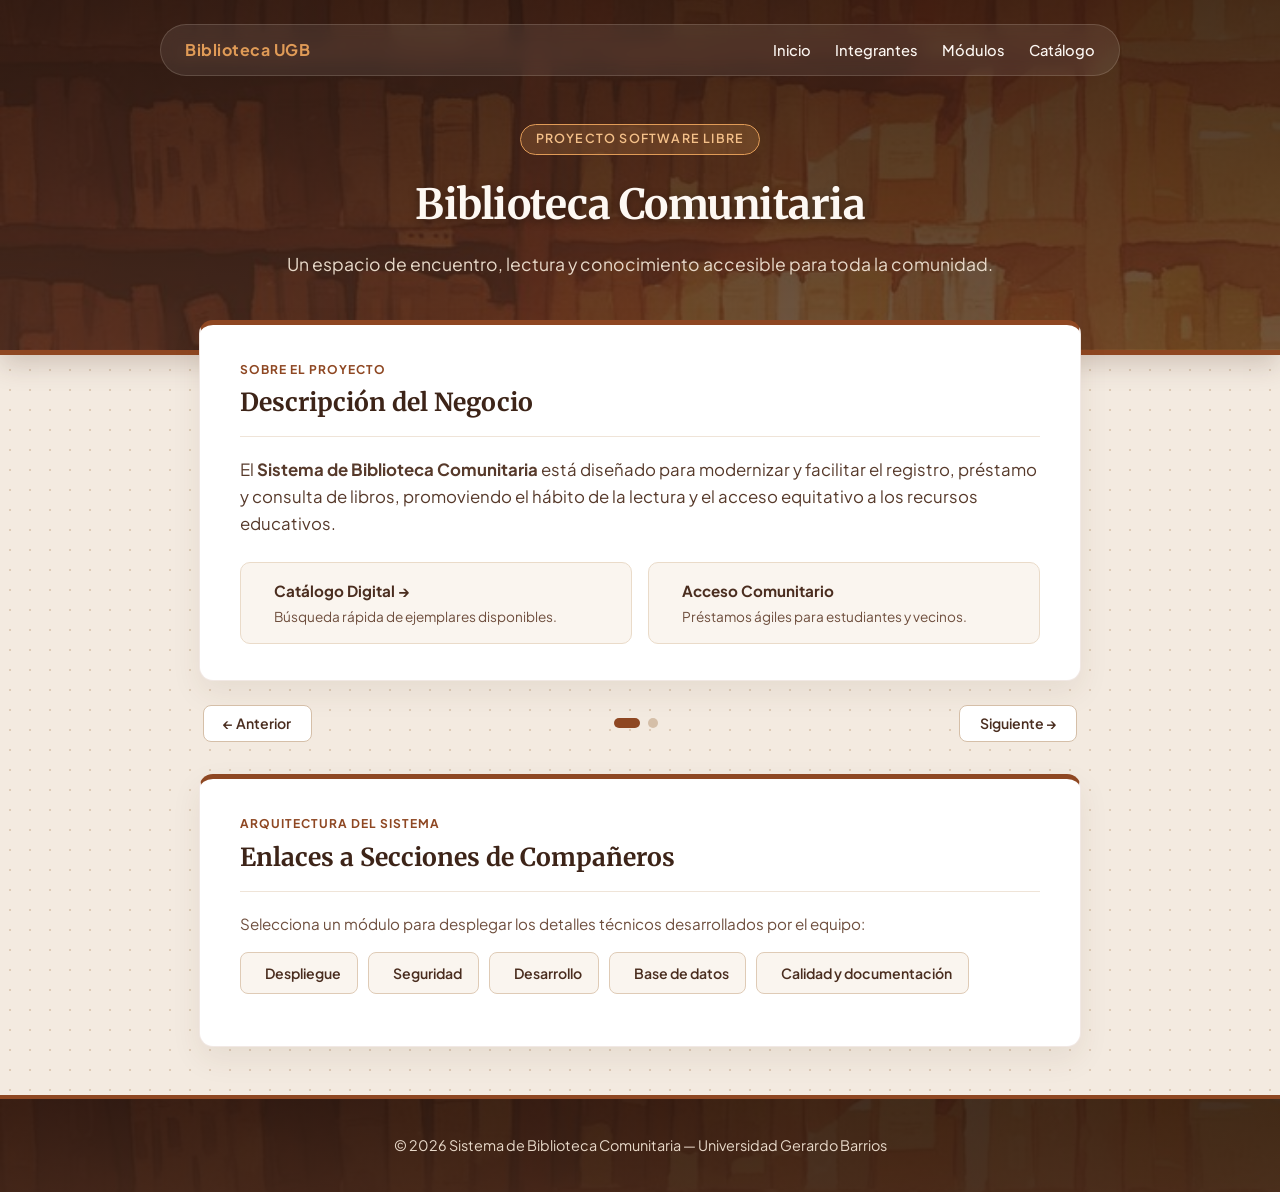
<file: index.html>
<!DOCTYPE html>
<html lang="es">
<head>
    <meta charset="UTF-8">
    <meta name="viewport" content="width=device-width, initial-scale=1.0">
    <title>Sistema de Biblioteca Comunitaria</title>
    <!-- Tipografías de Google Fonts -->
    <link rel="preconnect" href="https://fonts.googleapis.com">
    <link rel="preconnect" href="https://fonts.gstatic.com" crossorigin>
    <link href="https://fonts.googleapis.com/css2?family=Merriweather:ital,wght@0,700;1,400&family=Plus+Jakarta+Sans:wght@400;500;600;700&display=swap" rel="stylesheet">
    <link rel="stylesheet" href="style.css">
</head>
<body>
    <header>
        <nav class="navbar">
            <div class="nav-brand"> Biblioteca UGB</div>
            <ul>
                <li><a href="#inicio" onclick="goToSlide(0, event)">Inicio</a></li>
                <li><a href="#equipo" onclick="goToSlide(1, event)">Integrantes</a></li>
                <li><a href="#enlaces">Módulos</a></li>
                <li><a href="catálogo.html">Catálogo</a></li>
            </ul>
        </nav>

        <div class="hero-content">
            <span class="badge-hero">Proyecto Software Libre</span>
            <h1>Biblioteca Comunitaria</h1>
            <p class="tagline">Un espacio de encuentro, lectura y conocimiento accesible para toda la comunidad.</p>
        </div>
    </header>

    <main>
        <!-- Contenedor del Carrusel -->
        <section class="carousel-container" id="carrusel">
            <div class="carousel-track">
                <!-- Tarjeta 0: Descripción -->
                <div class="card carousel-card active">
                    <div class="card-header">
                        <span class="section-tag">Sobre el proyecto</span>
                        <h2>Descripción del Negocio</h2>
                    </div>
                    <p class="lead-text">El <strong>Sistema de Biblioteca Comunitaria</strong> está diseñado para modernizar y facilitar el registro, préstamo y consulta de libros, promoviendo el hábito de la lectura y el acceso equitativo a los recursos educativos.</p>
                    
                    <div class="highlights-grid">
                        <!-- Botón con JS para ir a la página aparte del catálogo -->
                        <div class="highlight-item" style="cursor: pointer;" onclick="irAlCatalogo()">
                            <span class="hi-icon"></span>
                            <div>
                                <h4>Catálogo Digital →</h4>
                                <p>Búsqueda rápida de ejemplares disponibles.</p>
                            </div>
                        </div>
                        <div class="highlight-item">
                            <span class="hi-icon"></span>
                            <div>
                                <h4>Acceso Comunitario</h4>
                                <p>Préstamos ágiles para estudiantes y vecinos.</p>
                            </div>
                        </div>
                    </div>
                </div>

                <!-- Tarjeta 1: Integrantes en cuadrícula moderna -->
                <div class="card carousel-card">
                    <div class="card-header">
                        <span class="section-tag">Equipo de trabajo</span>
                        <h2>Integrantes del Grupo</h2>
                    </div>
                    <div class="team-grid">
                        <div class="member-card">
                            <div class="avatar">CA</div>
                            <div class="member-info">
                                <strong>Cesia Madai Ávalos Díaz</strong>
                                <span>Código: SMSS063623</span>
                            </div>
                        </div>
                        <div class="member-card">
                            <div class="avatar">EO</div>
                            <div class="member-info">
                                <strong>Elias Ernesto Orellana Vásquez</strong>
                                <span>Código: [Código]</span>
                            </div>
                        </div>
                        <div class="member-card">
                            <div class="avatar">XP</div>
                            <div class="member-info">
                                <strong>Xavier Alexander Pérez Bonilla</strong>
                                <span>Código: [Código]</span>
                            </div>
                        </div>
                        <div class="member-card">
                            <div class="avatar">AD</div>
                            <div class="member-info">
                                <strong>Ariel Adolfo Díaz Sosa</strong>
                                <span>Código: [Código]</span>
                            </div>
                        </div>
                        <div class="member-card">
                            <div class="avatar">JG</div>
                            <div class="member-info">
                                <strong>Jessica Alexandra Gaitán Aguila</strong>
                                <span>Código: [Código]</span>
                            </div>
                        </div>
                    </div>
                </div>
            </div>

            <!-- Controles inferiores del carrusel -->
            <div class="carousel-controls">
                <button id="prevBtn" class="carousel-btn" onclick="moveSlide(-1)">← Anterior</button>
                <div class="carousel-dots">
                    <span class="dot active" onclick="goToSlide(0, event)"></span>
                    <span class="dot" onclick="goToSlide(1, event)"></span>
                </div>
                <button id="nextBtn" class="carousel-btn" onclick="moveSlide(1)">Siguiente →</button>
            </div>
        </section>

        <!-- Fuera del carrusel: Secciones de Compañeros -->
        <section id="enlaces" class="card static-card">
            <div class="card-header">
                <span class="section-tag">Arquitectura del sistema</span>
                <h2>Enlaces a Secciones de Compañeros</h2>
            </div>
            <p class="subtitle">Selecciona un módulo para desplegar los detalles técnicos desarrollados por el equipo:</p>
            
            <div class="compañero-links">
                <button class="btn tab-btn" onclick="mostrarSeccion('despliegue', this)">
                    <span class="btn-icon"></span> Despliegue
                </button>
                <button class="btn tab-btn" onclick="mostrarSeccion('seguridad', this)">
                    <span class="btn-icon"></span> Seguridad
                </button>
                <button class="btn tab-btn" onclick="mostrarSeccion('desarrollo', this)">
                    <span class="btn-icon"></span> Desarrollo
                </button>
                <button class="btn tab-btn" onclick="mostrarSeccion('bd', this)">
                    <span class="btn-icon"></span> Base de datos
                </button>
                <button class="btn tab-btn" onclick="mostrarSeccion('calidad', this)">
                    <span class="btn-icon"></span> Calidad y documentación
                </button>
            </div>

            <!-- Contenedores dinámicos -->
            <div id="despliegue" class="modulo-detalle">
                <div class="detalle-top">
                    <h3> Módulo de Despliegue</h3>
                    <span class="resp-badge">Responsable: Elias Ernesto Orellana Vásquez</span>
                </div>
                <p>Configuración del servidor web, alojamiento, dominio y estructura de red utilizada para poner en marcha el sistema de biblioteca.</p>
            </div>

            <div id="seguridad" class="modulo-detalle">
                <div class="detalle-top">
                    <h3> Módulo de Seguridad</h3>
                    <span class="resp-badge">Responsable: Xavier Alexander Pérez Bonilla</span>
                </div>
                <p>Medidas de protección, control de acceso de usuarios, permisos, copias de seguridad y cifrado de datos.</p>
            </div>

            <div id="desarrollo" class="modulo-detalle">
                <div class="detalle-top">
                    <h3> Módulo de Desarrollo</h3>
                    <span class="resp-badge">Responsable: Cesia Madai Ávalos Díaz</span>
                </div>
                <p>Arquitectura del código fuente, lenguajes empleados (HTML, CSS, JS, PHP/Laravel) y funcionalidades principales de préstamos y catálogo.</p>
            </div>

            <div id="bd" class="modulo-detalle">
                <div class="detalle-top">
                    <h3> Módulo de Base de Datos</h3>
                    <span class="resp-badge">Responsable: Jessica Alexandra Gaitán Aguila</span>
                </div>
                <p>Modelo entidad-relación, tablas de libros, socios, préstamos, consultas SQL y gestión de integridad de la información.</p>
            </div>

            <div id="calidad" class="modulo-detalle">
                <div class="detalle-top">
                    <h3> Módulo de Calidad y Documentación</h3>
                    <span class="resp-badge">Responsable: Ariel Adolfo Díaz Sosa</span>
                </div>
                <p>Manuales de usuario, pruebas de funcionamiento, estándares aplicados y documentación técnica general del proyecto.</p>
            </div>
        </section>
    </main>

    <footer>
        <p>&copy; 2026 Sistema de Biblioteca Comunitaria — Universidad Gerardo Barrios</p>
    </footer>

    <!-- Script de control -->
    <script>
        // --- 1. Redirección al Catálogo con JS ---
        function irAlCatalogo() {
            window.location.href = 'catálogo.html';
        }

        // --- 2. Lógica del Carrusel ---
        let currentSlide = 0;
        const slides = document.querySelectorAll('.carousel-card');
        const dots = document.querySelectorAll('.dot');

        function updateCarousel(newIndex) {
            slides[currentSlide].classList.remove('active');
            dots[currentSlide].classList.remove('active');
            
            currentSlide = newIndex;
            
            slides[currentSlide].classList.add('active');
            dots[currentSlide].classList.add('active');
        }

        function moveSlide(direction) {
            const nextIndex = (currentSlide + direction + slides.length) % slides.length;
            updateCarousel(nextIndex);
        }

        function goToSlide(index, event) {
            if (event) event.preventDefault();
            updateCarousel(index);
            const carruselEl = document.getElementById('carrusel');
            if (carruselEl) {
                carruselEl.scrollIntoView({ behavior: 'smooth', block: 'nearest' });
            }
        }

        // --- 3. Lógica de Secciones de Compañeros ---
        function mostrarSeccion(idSeccion, botonClicado) {
            const secciones = document.querySelectorAll('.modulo-detalle');
            const botones = document.querySelectorAll('.tab-btn');
            const seccionActual = document.getElementById(idSeccion);

            if (!seccionActual) return;

            const yaEstabaAbierta = seccionActual.classList.contains('visible');

            secciones.forEach(sec => sec.classList.remove('visible'));
            botones.forEach(btn => btn.classList.remove('btn-activo'));

            if (!yaEstabaAbierta) {
                seccionActual.classList.add('visible');
                botonClicado.classList.add('btn-activo');
            }
        }
    </script>
</body>
</html>
</file>
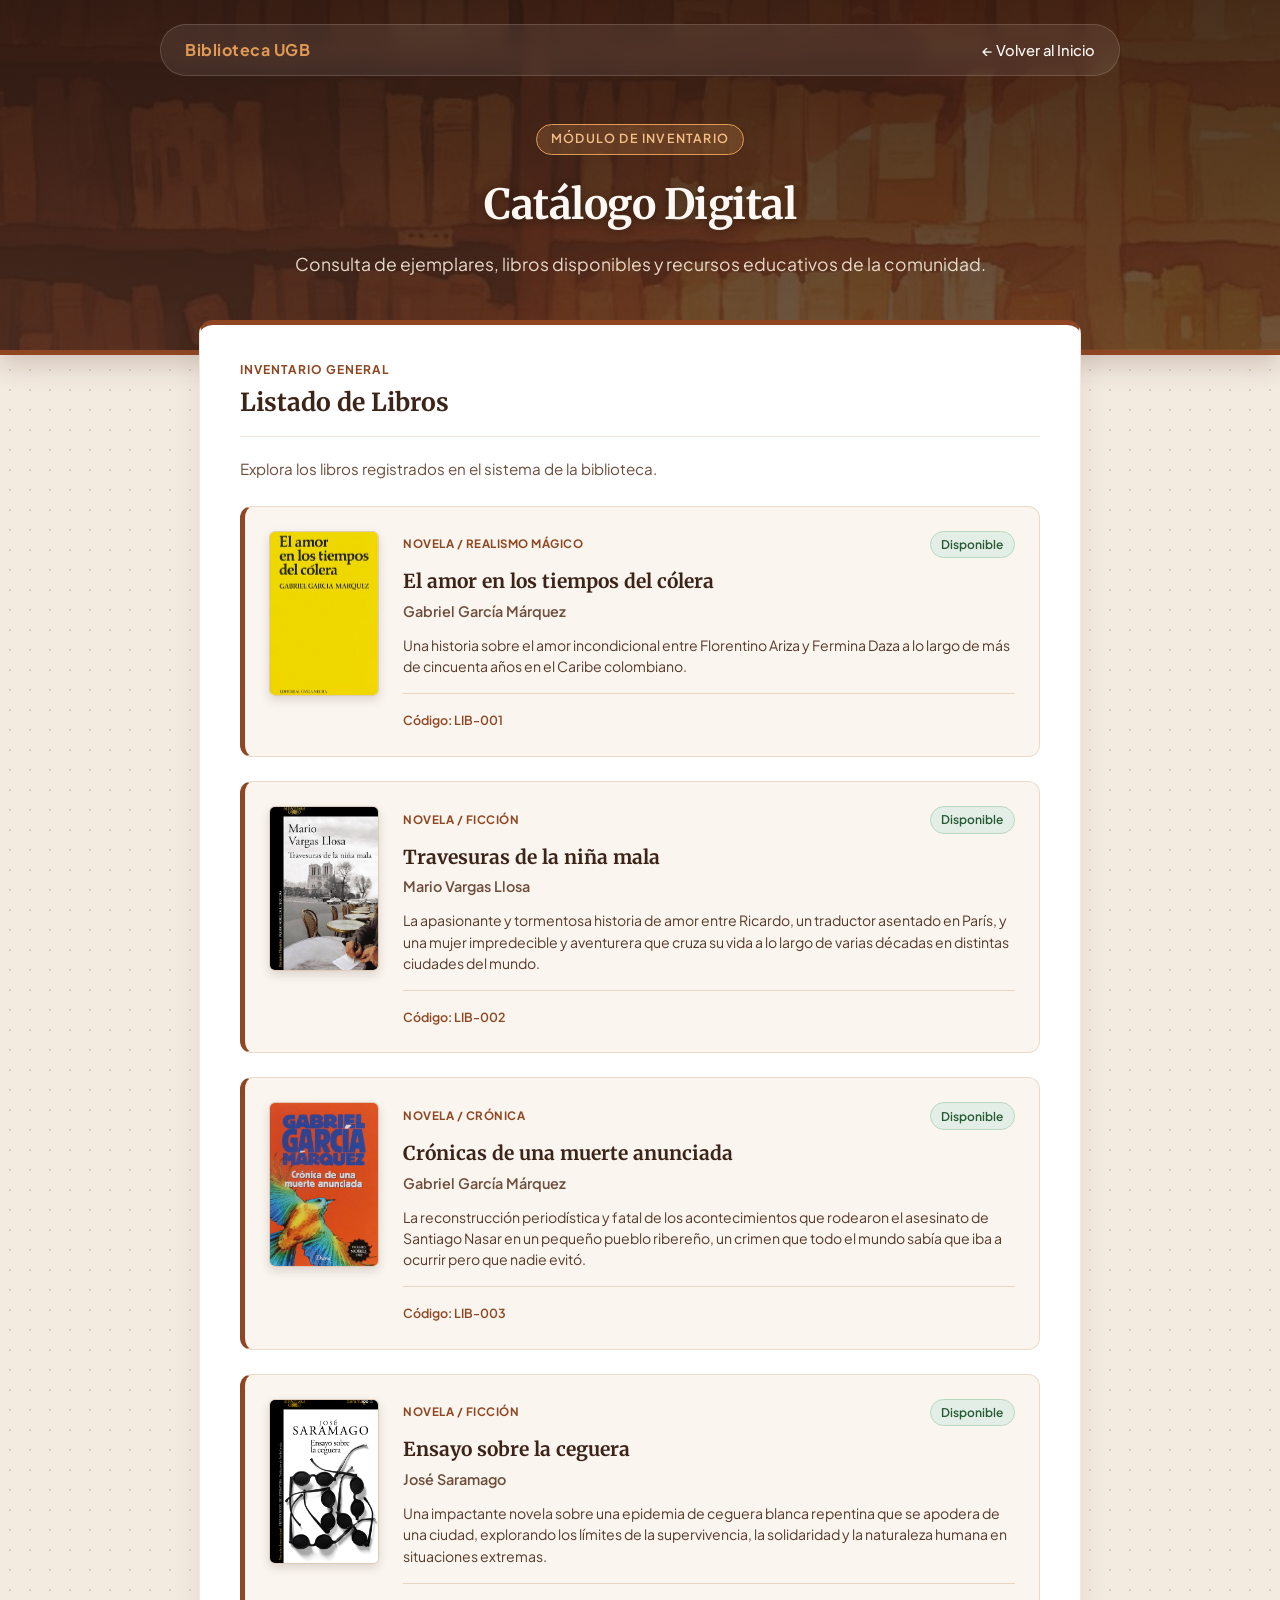
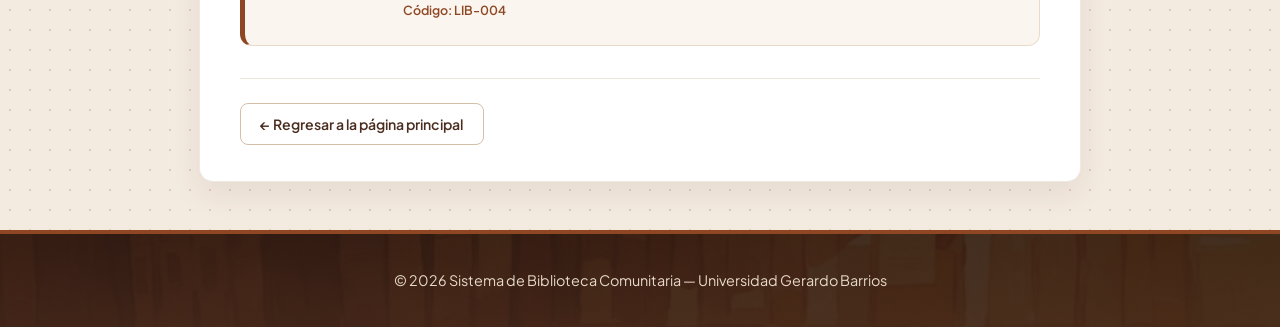
<file: catálogo.html>
<!DOCTYPE html>
<html lang="es">
<head>
    <meta charset="UTF-8">
    <meta name="viewport" content="width=device-width, initial-scale=1.0">
    <title>Catálogo Digital - Biblioteca Comunitaria</title>
    <!-- Tipografías de Google Fonts -->
    <link rel="preconnect" href="https://fonts.googleapis.com">
    <link rel="preconnect" href="https://fonts.gstatic.com" crossorigin>
    <link href="https://fonts.googleapis.com/css2?family=Merriweather:ital,wght@0,700;1,400&family=Plus+Jakarta+Sans:wght@400;500;600;700&display=swap" rel="stylesheet">
    <link rel="stylesheet" href="style.css">
</head>
<body>
    <header>
        <nav class="navbar">
            <div class="nav-brand">Biblioteca UGB</div>
            <ul>
                <li><a href="index.html">← Volver al Inicio</a></li>
            </ul>
        </nav>

        <div class="hero-content">
            <span class="badge-hero">Módulo de Inventario</span>
            <h1>Catálogo Digital</h1>
            <p class="tagline">Consulta de ejemplares, libros disponibles y recursos educativos de la comunidad.</p>
        </div>
    </header>

    <main>
        <section class="card static-card">
            <div class="card-header">
                <span class="section-tag">Inventario General</span>
                <h2>Listado de Libros</h2>
            </div>
            <p class="subtitle">Explora los libros registrados en el sistema de la biblioteca.</p>
            
            <!-- Cuadrícula de Libros -->
            <div class="books-grid">
                
                <!-- Libro 1 -->
                <article class="book-card">
                    <!-- Imagen pequeña a la izquierda -->
                    <img src="imagenes/eletdl.png" alt="Portada El amor en los tiempos del cólera" class="book-cover">
                    
                    <!-- Información del libro a la derecha -->
                    <div class="book-details">
                        <div class="book-top">
                            <span class="book-category">Novela / Realismo Mágico</span>
                            <span class="book-status disponible">Disponible</span>
                        </div>
                        <h3>El amor en los tiempos del cólera</h3>
                        <p class="book-author">Gabriel García Márquez</p>
                        <p class="book-desc">Una historia sobre el amor incondicional entre Florentino Ariza y Fermina Daza a lo largo de más de cincuenta años en el Caribe colombiano.</p>
                        <div class="book-footer">
                            <span class="book-code">Código: LIB-001</span>
                        </div>
                    </div>
                </article>

                <article class="book-card">
                    <img src="imagenes/travesurasdelaniñamala.jpg" alt="Portada Travesuras de la niña mala" class="book-cover">
                    <div class="book-details">
                        <div class="book-top">
                            <span class="book-category">Novela / Ficción</span>
                            <span class="book-status disponible">Disponible</span>
                        </div>
                        <h3>Travesuras de la niña mala</h3>
                        <p class="book-author">Mario Vargas Llosa</p>
                        <p class="book-desc">La apasionante y tormentosa historia de amor entre Ricardo, un traductor asentado en París, y una mujer impredecible y aventurera que cruza su vida a lo largo de varias décadas en distintas ciudades del mundo.</p>
                        <div class="book-footer">
                            <span class="book-code">Código: LIB-002</span>
                        </div>
                    </div>
                </article>
            

                <article class="book-card">
                    <img src="imagenes/cronicas_muerte.jpg" alt="Portada Crónicas de una muerte anunciada" class="book-cover">
                    <div class="book-details">
                        <div class="book-top">
                            <span class="book-category">Novela / Crónica</span>
                            <span class="book-status disponible">Disponible</span>
                        </div>
                        <h3>Crónicas de una muerte anunciada</h3>
                        <p class="book-author">Gabriel García Márquez</p>
                        <p class="book-desc">La reconstrucción periodística y fatal de los acontecimientos que rodearon el asesinato de Santiago Nasar en un pequeño pueblo ribereño, un crimen que todo el mundo sabía que iba a ocurrir pero que nadie evitó.</p>
                        <div class="book-footer">
                            <span class="book-code">Código: LIB-003</span>
                        </div>
                    </div>
                </article>

                <!-- Libro 4: Ensayo sobre la ceguera -->
                <article class="book-card">
                    <img src="imagenes/ensayo_ceguera.jpg" alt="Portada Ensayo sobre la ceguera" class="book-cover">
                    <div class="book-details">
                        <div class="book-top">
                            <span class="book-category">Novela / Ficción</span>
                            <span class="book-status disponible">Disponible</span>
                        </div>
                        <h3>Ensayo sobre la ceguera</h3>
                        <p class="book-author">José Saramago</p>
                        <p class="book-desc">Una impactante novela sobre una epidemia de ceguera blanca repentina que se apodera de una ciudad, explorando los límites de la supervivencia, la solidaridad y la naturaleza humana en situaciones extremas.</p>
                        <div class="book-footer">
                            <span class="book-code">Código: LIB-004</span>
                        </div>
                    </div>
                </article>

            </div>

            <div style="margin-top: 2rem; border-top: 1px solid #EFE4D8; padding-top: 1.5rem;">
                <a href="index.html" class="carousel-btn" style="text-decoration: none; display: inline-block;">← Regresar a la página principal</a>
            </div>
        </section>
    </main>

    <footer>
        <p>&copy; 2026 Sistema de Biblioteca Comunitaria — Universidad Gerardo Barrios</p>
    </footer>
</body>
</html>
</file>
<file: style.css>
* {
    box-sizing: border-box;
    margin: 0;
    padding: 0;
}

body {
    font-family: 'Plus Jakarta Sans', sans-serif;
    background-color: #F3EAE0;
    background-image: radial-gradient(#DFCBB6 0.75px, transparent 0.75px);
    background-size: 20px 20px;
    color: #3D2418;
    line-height: 1.6;
}

h1, h2, h3 {
    font-family: 'Merriweather', serif;
}

/* --- ENCABEZADO HERO CON IMAGEN DE FONDO --- */
header {
    background: linear-gradient(180deg, rgba(46, 26, 17, 0.88) 0%, rgba(74, 45, 31, 0.78) 100%), url('biblioteca.jpg');
    background-size: cover;
    background-position: center;
    color: #FDF8F3;
    padding: 1.5rem 2rem 4.5rem;
    border-bottom: 5px solid #8E4722;
    box-shadow: 0 10px 25px rgba(74, 45, 31, 0.2);
}

.navbar {
    max-width: 960px;
    margin: 0 auto 3rem;
    padding: 0.75rem 1.5rem;
    background: rgba(255, 255, 255, 0.08);
    backdrop-filter: blur(8px);
    border: 1px solid rgba(232, 217, 201, 0.18);
    border-radius: 50px;
    display: flex;
    justify-content: space-between;
    align-items: center;
}

.nav-brand {
    font-weight: 700;
    font-size: 1rem;
    color: #E09B57;
    letter-spacing: 0.5px;
}

.navbar ul {
    list-style: none;
    display: flex;
    gap: 24px;
}

.navbar a {
    color: #FDF8F3;
    text-decoration: none;
    font-size: 0.92rem;
    font-weight: 500;
    transition: color 0.25s;
}

.navbar a:hover {
    color: #E09B57;
}

.hero-content {
    max-width: 720px;
    margin: 0 auto;
    text-align: center;
}

.badge-hero {
    display: inline-block;
    background: rgba(224, 155, 87, 0.2);
    border: 1px solid #E09B57;
    color: #F4C089;
    font-size: 0.78rem;
    font-weight: 600;
    text-transform: uppercase;
    letter-spacing: 1.2px;
    padding: 0.3rem 0.9rem;
    border-radius: 20px;
    margin-bottom: 1rem;
}

header h1 {
    font-size: 2.6rem;
    margin-bottom: 0.75rem;
    letter-spacing: -0.5px;
    text-shadow: 0 2px 10px rgba(0, 0, 0, 0.35);
}

header .tagline {
    color: #E8D9C9;
    font-size: 1.1rem;
    font-weight: 400;
}

/* --- CONTENEDOR PRINCIPAL --- */
main {
    max-width: 920px;
    margin: -2.2rem auto 3rem;
    padding: 0 1.2rem;
    display: flex;
    flex-direction: column;
    gap: 2rem;
}

.card {
    background: #FFFFFF;
    color: #3D2418;
    padding: 2.2rem 2.5rem;
    border-radius: 14px;
    box-shadow: 0 12px 30px rgba(74, 45, 31, 0.08);
    border: 1px solid rgba(142, 71, 34, 0.12);
    border-top: 5px solid #8E4722;
}

.static-card {
    background: #FFFFFF;
}

.card-header {
    margin-bottom: 1.25rem;
    border-bottom: 1px solid #EFE4D8;
    padding-bottom: 0.85rem;
}

.section-tag {
    display: block;
    font-size: 0.75rem;
    font-weight: 700;
    text-transform: uppercase;
    letter-spacing: 1px;
    color: #8E4722;
    margin-bottom: 0.25rem;
}

.card h2 {
    font-size: 1.55rem;
    color: #3D2418;
}

/* --- TARJETA DESCRIPCIÓN --- */
.lead-text {
    font-size: 1.05rem;
    color: #573A2B;
    margin-bottom: 1.5rem;
}

.highlights-grid {
    display: grid;
    grid-template-columns: repeat(auto-fit, minmax(240px, 1fr));
    gap: 1rem;
}

.highlight-item {
    display: flex;
    align-items: flex-start;
    gap: 0.85rem;
    background: #FAF5EF;
    padding: 1rem 1.2rem;
    border-radius: 10px;
    border: 1px solid #EADBC9;
}

.hi-icon {
    font-size: 1.5rem;
}

.highlight-item h4 {
    font-size: 0.95rem;
    color: #4A2D1F;
    margin-bottom: 0.15rem;
}

.highlight-item p {
    font-size: 0.85rem;
    color: #6E4E3D;
}

/* --- TARJETA INTEGRANTES (CUADRÍCULA CON AVATARES) --- */
.team-grid {
    display: grid;
    grid-template-columns: repeat(auto-fit, minmax(260px, 1fr));
    gap: 1rem;
    margin-top: 1rem;
}

.member-card {
    display: flex;
    align-items: center;
    gap: 0.9rem;
    padding: 0.9rem 1rem;
    background: #FAF5EF;
    border: 1px solid #EADBC9;
    border-radius: 10px;
    transition: transform 0.2s, box-shadow 0.2s;
}

.member-card:hover {
    transform: translateY(-2px);
    box-shadow: 0 4px 12px rgba(74, 45, 31, 0.08);
}

.avatar {
    width: 42px;
    height: 42px;
    border-radius: 50%;
    background: linear-gradient(135deg, #8E4722, #4A2D1F);
    color: #FDF8F3;
    font-weight: 700;
    font-size: 0.85rem;
    display: flex;
    align-items: center;
    justify-content: center;
    flex-shrink: 0;
}

.member-info {
    display: flex;
    flex-direction: column;
}

.member-info strong {
    font-size: 0.93rem;
    color: #3D2418;
}

.member-info span {
    font-size: 0.8rem;
    color: #8E4722;
}

/* --- CONTROLES DEL CARRUSEL --- */
.carousel-container {
    display: flex;
    flex-direction: column;
    gap: 1rem;
}

.carousel-card {
    display: none;
}

.carousel-card.active {
    display: block;
    animation: slideFade 0.35s ease-out;
}

@keyframes slideFade {
    from { opacity: 0; transform: translateY(8px); }
    to { opacity: 1; transform: translateY(0); }
}

.carousel-controls {
    display: flex;
    justify-content: space-between;
    align-items: center;
    margin-top: 0.5rem;
    padding: 0 0.25rem;
}

.carousel-btn {
    background-color: #FFFFFF;
    color: #4A2D1F;
    border: 1.5px solid #D5BFA8;
    padding: 0.55rem 1.2rem;
    border-radius: 8px;
    font-family: inherit;
    font-weight: 600;
    font-size: 0.88rem;
    cursor: pointer;
    transition: all 0.2s;
}

.carousel-btn:hover {
    background-color: #8E4722;
    border-color: #8E4722;
    color: #FFFFFF;
}

.carousel-dots {
    display: flex;
    gap: 8px;
}

.dot {
    width: 10px;
    height: 10px;
    border-radius: 50%;
    background-color: #D5BFA8;
    cursor: pointer;
    transition: all 0.25s;
}

.dot.active {
    width: 26px;
    border-radius: 10px;
    background-color: #8E4722;
}

/* --- BOTONES DE MÓDULOS ORDENADOS --- */
.subtitle {
    color: #6E4E3D;
    font-size: 0.95rem;
    margin-bottom: 0.5rem;
}

.compañero-links {
    display: flex;
    flex-wrap: wrap;
    gap: 10px;
    margin-top: 1rem;
    margin-bottom: 1rem;
}

.tab-btn {
    display: inline-flex;
    align-items: center;
    justify-content: center;
    gap: 8px;
    background-color: #FAF5EF;
    color: #4A2D1F;
    border: 1.5px solid #DFCBB6;
    padding: 0.7rem 1rem;
    border-radius: 8px;
    font-family: inherit;
    font-size: 0.88rem;
    font-weight: 600;
    cursor: pointer;
    transition: all 0.25s ease;
}

.tab-btn:hover {
    border-color: #8E4722;
    background-color: #F3E6D8;
    transform: translateY(-2px);
}

.tab-btn.btn-activo {
    background-color: #8E4722;
    border-color: #8E4722;
    color: #FFFFFF;
    box-shadow: 0 4px 12px rgba(142, 71, 34, 0.28);
    transform: translateY(-2px);
}

/* --- PANEL DESPLEGABLE (OCULTO POR DEFECTO) --- */
.modulo-detalle {
    display: none;
    margin-top: 1.2rem;
    padding: 1.5rem 1.75rem;
    background: rgba(255, 255, 255, 0.95);
    border: 1px solid #E6D5C1;
    border-left: 5px solid #E09B57;
    border-radius: 10px;
    animation: slideFade 0.3s ease-out;
}

.modulo-detalle.visible {
    display: block;
}

.detalle-top {
    display: flex;
    justify-content: space-between;
    align-items: center;
    flex-wrap: wrap;
    gap: 0.5rem;
    margin-bottom: 0.75rem;
}

.detalle-top h3 {
    font-size: 1.15rem;
    color: #3D2418;
}

.resp-badge {
    background: #E8D9C9;
    color: #4A2D1F;
    font-size: 0.8rem;
    font-weight: 600;
    padding: 0.25rem 0.75rem;
    border-radius: 20px;
}

.modulo-detalle p {
    color: #573A2B;
    font-size: 0.95rem;
}

/* --- FOOTER CON LA IMAGEN DE LA BIBLIOTECA DE FONDO --- */
footer {
    text-align: center;
    padding: 2.2rem 1.5rem;
    background: linear-gradient(rgba(46, 26, 17, 0.90), rgba(61, 36, 24, 0.93)), url('biblioteca.jpg');
    background-size: cover;
    background-position: center;
    background-repeat: no-repeat;
    color: #E8D9C9;
    font-size: 0.9rem;
    border-top: 4px solid #8E4722;
}

@media (max-width: 600px) {
    .navbar {
        flex-direction: column;
        gap: 0.75rem;
        border-radius: 16px;
    }
    header h1 {
        font-size: 2rem;
    }
    .card {
        padding: 1.5rem;
    }
}
/* --- ESTILOS DEL CATÁLOGO DE LIBROS --- */
.books-grid {
    display: grid;
    grid-template-columns: 1fr;
    gap: 1.5rem;
    margin-top: 1.5rem;
}

.book-card {
    background: #FAF5EF;
    border: 1px solid #EADBC9;
    border-left: 5px solid #8E4722;
    border-radius: 12px;
    padding: 1.5rem;
    display: flex;
    align-items: flex-start;
    gap: 1.5rem;
    transition: transform 0.2s, box-shadow 0.2s;
}

.book-card:hover {
    transform: translateY(-2px);
    box-shadow: 0 8px 20px rgba(74, 45, 31, 0.08);
}

.book-cover {
    width: 110px;
    height: 165px;
    object-fit: cover;
    border-radius: 6px;
    border: 1px solid #DFCBB6;
    box-shadow: 0 4px 10px rgba(61, 36, 24, 0.15);
    flex-shrink: 0;
}

.book-details {
    flex: 1;
    display: flex;
    flex-direction: column;
}

.book-top {
    display: flex;
    justify-content: space-between;
    align-items: center;
    flex-wrap: wrap;
    gap: 0.5rem;
    margin-bottom: 0.5rem;
}

.book-category {
    font-size: 0.72rem;
    font-weight: 700;
    text-transform: uppercase;
    letter-spacing: 0.5px;
    color: #8E4722;
}

.book-status {
    font-size: 0.75rem;
    font-weight: 600;
    padding: 0.2rem 0.65rem;
    border-radius: 20px;
}

.book-status.disponible {
    background-color: #E3EFE6;
    color: #265934;
    border: 1px solid #B8D8C0;
}

.book-card h3 {
    font-size: 1.2rem;
    color: #3D2418;
    margin-bottom: 0.2rem;
}

.book-author {
    font-size: 0.9rem;
    font-weight: 600;
    color: #6E4E3D;
    margin-bottom: 0.75rem;
}

.book-desc {
    font-size: 0.88rem;
    color: #573A2B;
    margin-bottom: 1rem;
    line-height: 1.5;
}

.book-footer {
    border-top: 1px solid #E6D5C1;
    padding-top: 0.75rem;
}

.book-code {
    font-size: 0.78rem;
    font-weight: 600;
    color: #8E4722;
}

@media (max-width: 550px) {
    .book-card {
        flex-direction: column;
        align-items: center;
        text-align: center;
    }
    .book-top {
        justify-content: center;
    }
}
</file>
